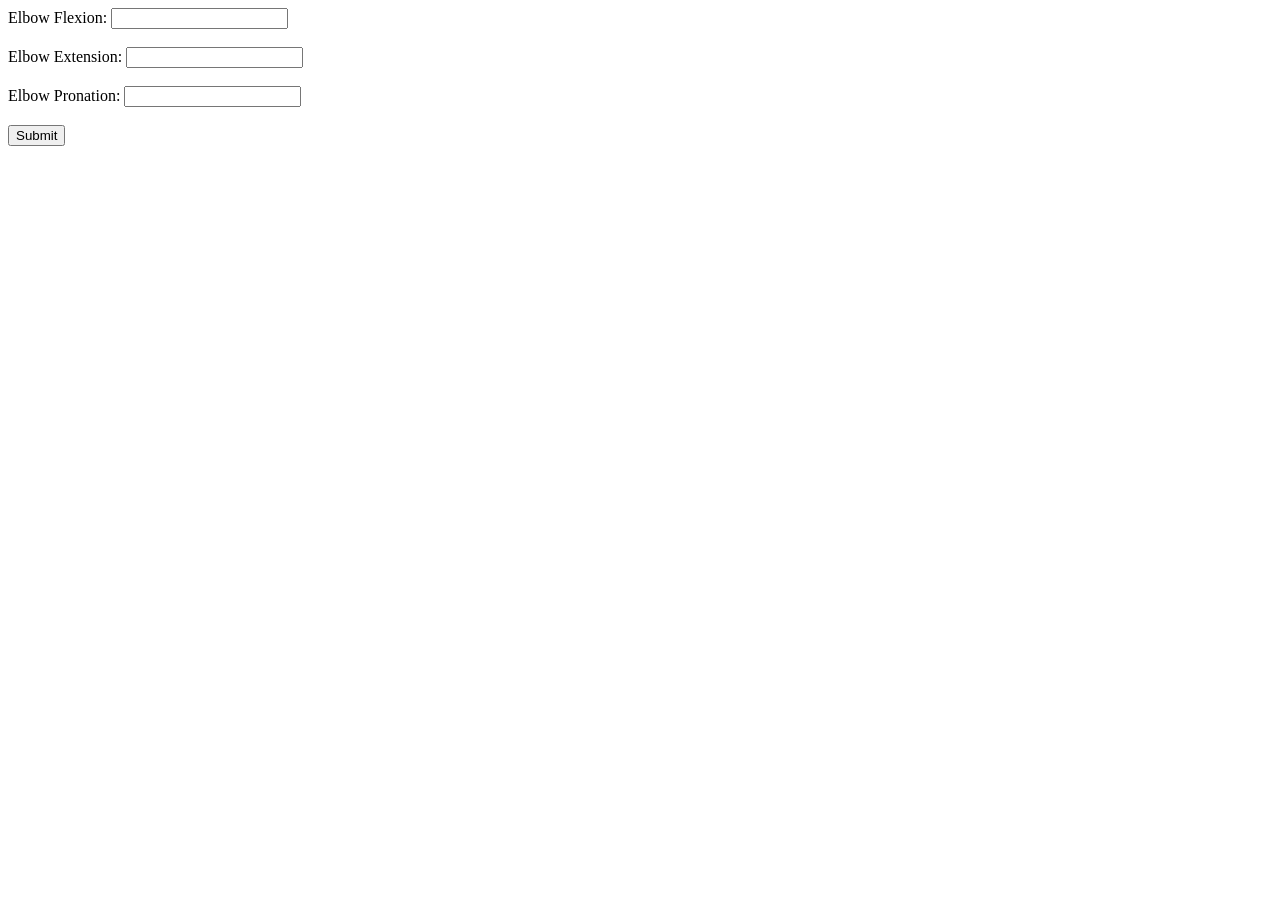
<file: static/index.html>
<!DOCTYPE html>
<html lang="en">
<head>
    <meta charset="UTF-8">
    <meta name="viewport" content="width=device-width, initial-scale=1.0">
    <title>Fuzzy Logic System</title>
</head>
<body>
    <form action="/calculate" method="post">
        <label>Elbow Flexion:</label>
        <input type="number" name="flexion" required><br><br>

       <label>Elbow Extension:</label>
        <input type="number" name="extension" required><br><br>

       <label>Elbow Pronation:</label>
        <input type="number" name="pronation" required><br><br>

        <input type="submit" value="Submit">
    </form>
</body>
</html>
</file>
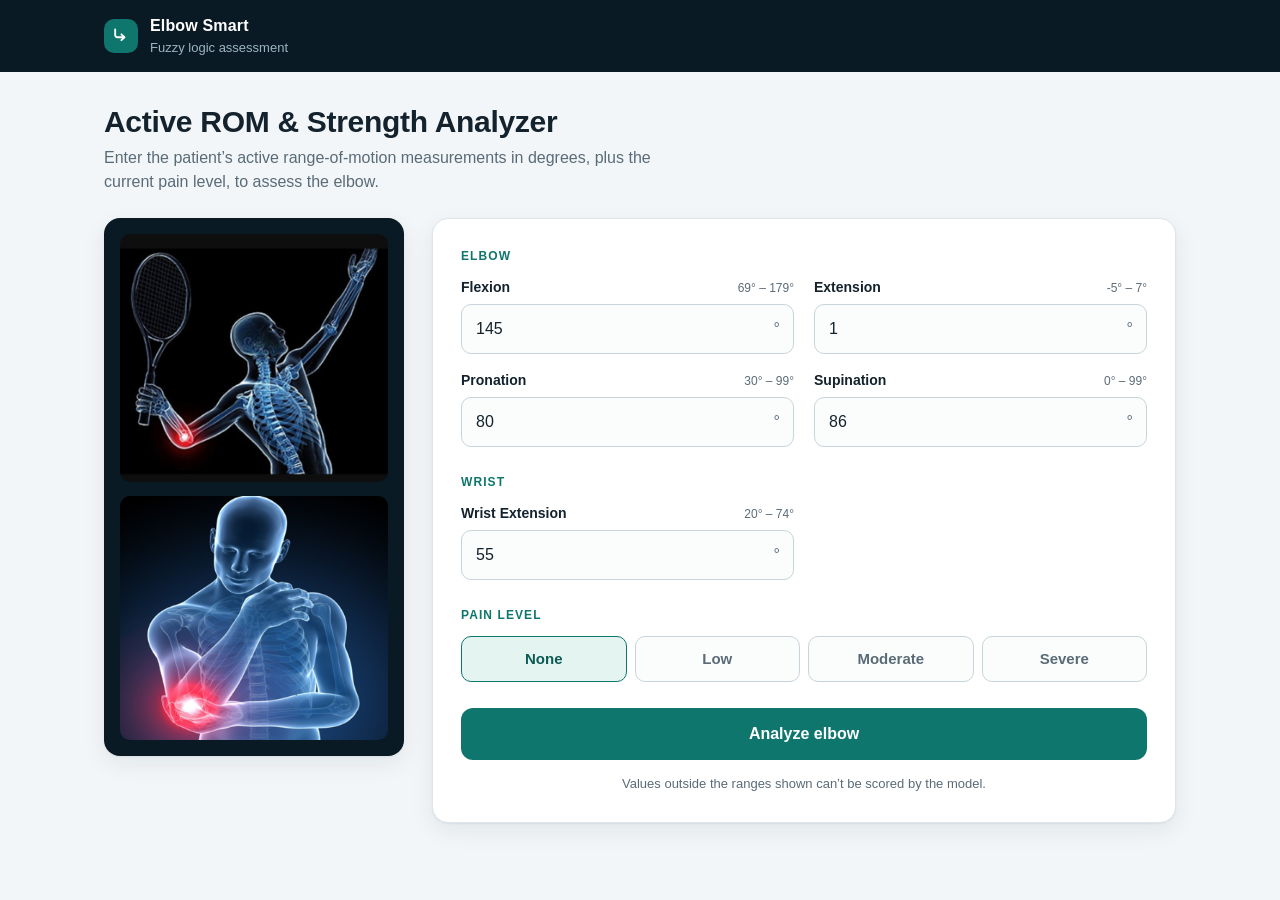
<file: templates/index.html>
<!DOCTYPE html>
<html lang="en">
<head>
    <meta charset="UTF-8">
    <meta name="viewport" content="width=device-width, initial-scale=1.0">
    <link rel="stylesheet" type="text/css" href="/static/stylesheet.css">
    <title>Elbow Smart: Active ROM &amp; Strength Analyzer</title>
</head>
<body>
    <header class="topbar">
        <div class="topbar-inner">
            <div class="brand-mark" aria-hidden="true">
                <svg viewBox="0 0 24 24" fill="none" stroke="#fff" stroke-width="2.2" stroke-linecap="round" stroke-linejoin="round"><path d="M5 4v6.5a3 3 0 0 0 3 3h8"/><path d="M16 13.5 12.5 10M16 13.5 12.5 17"/></svg>
            </div>
            <div>
                <div class="brand-name">Elbow Smart</div>
                <div class="brand-sub">Fuzzy logic assessment</div>
            </div>
        </div>
    </header>

    <main class="page">
        <h1>Active ROM &amp; Strength Analyzer</h1>
        <p class="lede">Enter the patient’s active range-of-motion measurements in degrees, plus the current pain level, to assess the elbow.</p>

        <div class="layout">
            <aside class="visuals" aria-label="Reference images">
                <figure>
                    <img src="/static/TennisElbow.png" alt="Tennis Elbow">
                </figure>
                <figure>
                    <img src="/static/ElbowStrength.png" alt="Tennis Strength">
                </figure>
            </aside>

            <section class="panel">
                <form action="/calculate" method="post">
                    <fieldset>
                        <legend>Elbow</legend>
                        <div class="fields">
                            <div class="field">
                                <label for="flexion">Flexion <span class="range">69° – 179°</span></label>
                                <div class="input-wrap">
                                    <input type="number" id="flexion" name="flexion" required value="145" min="69" max="179" step="any" inputmode="decimal">
                                    <span class="unit">°</span>
                                </div>
                            </div>
                            <div class="field">
                                <label for="extension">Extension <span class="range">-5° – 7°</span></label>
                                <div class="input-wrap">
                                    <input type="number" id="extension" name="extension" required value="1" min="-5" max="7" step="any" inputmode="decimal">
                                    <span class="unit">°</span>
                                </div>
                            </div>
                            <div class="field">
                                <label for="pronation">Pronation <span class="range">30° – 99°</span></label>
                                <div class="input-wrap">
                                    <input type="number" id="pronation" name="pronation" required value="80" min="30" max="99" step="any" inputmode="decimal">
                                    <span class="unit">°</span>
                                </div>
                            </div>
                            <div class="field">
                                <label for="supination">Supination <span class="range">0° – 99°</span></label>
                                <div class="input-wrap">
                                    <input type="number" id="supination" name="supination" required value="86" min="0" max="99" step="any" inputmode="decimal">
                                    <span class="unit">°</span>
                                </div>
                            </div>
                        </div>
                    </fieldset>

                    <fieldset>
                        <legend>Wrist</legend>
                        <div class="fields">
                            <div class="field">
                                <label for="wextension">Wrist Extension <span class="range">20° – 74°</span></label>
                                <div class="input-wrap">
                                    <input type="number" id="wextension" name="wextension" required value="55" min="20" max="74" step="any" inputmode="decimal">
                                    <span class="unit">°</span>
                                </div>
                            </div>
                        </div>
                    </fieldset>

                    <fieldset>
                        <legend>Pain Level</legend>
                        <div class="segmented" role="radiogroup" aria-label="Pain Level">
                            <input type="radio" id="pain-none" name="painlevel" value="None" checked>
                            <label for="pain-none">None</label>
                            <input type="radio" id="pain-low" name="painlevel" value="Low">
                            <label for="pain-low">Low</label>
                            <input type="radio" id="pain-moderate" name="painlevel" value="Moderate">
                            <label for="pain-moderate">Moderate</label>
                            <input type="radio" id="pain-severe" name="painlevel" value="Severe">
                            <label for="pain-severe">Severe</label>
                        </div>
                    </fieldset>

                    <button type="submit" class="btn">Analyze elbow</button>
                    <p class="note">Values outside the ranges shown can’t be scored by the model.</p>
                </form>
            </section>
        </div>
    </main>
</body>
</html>
</file>
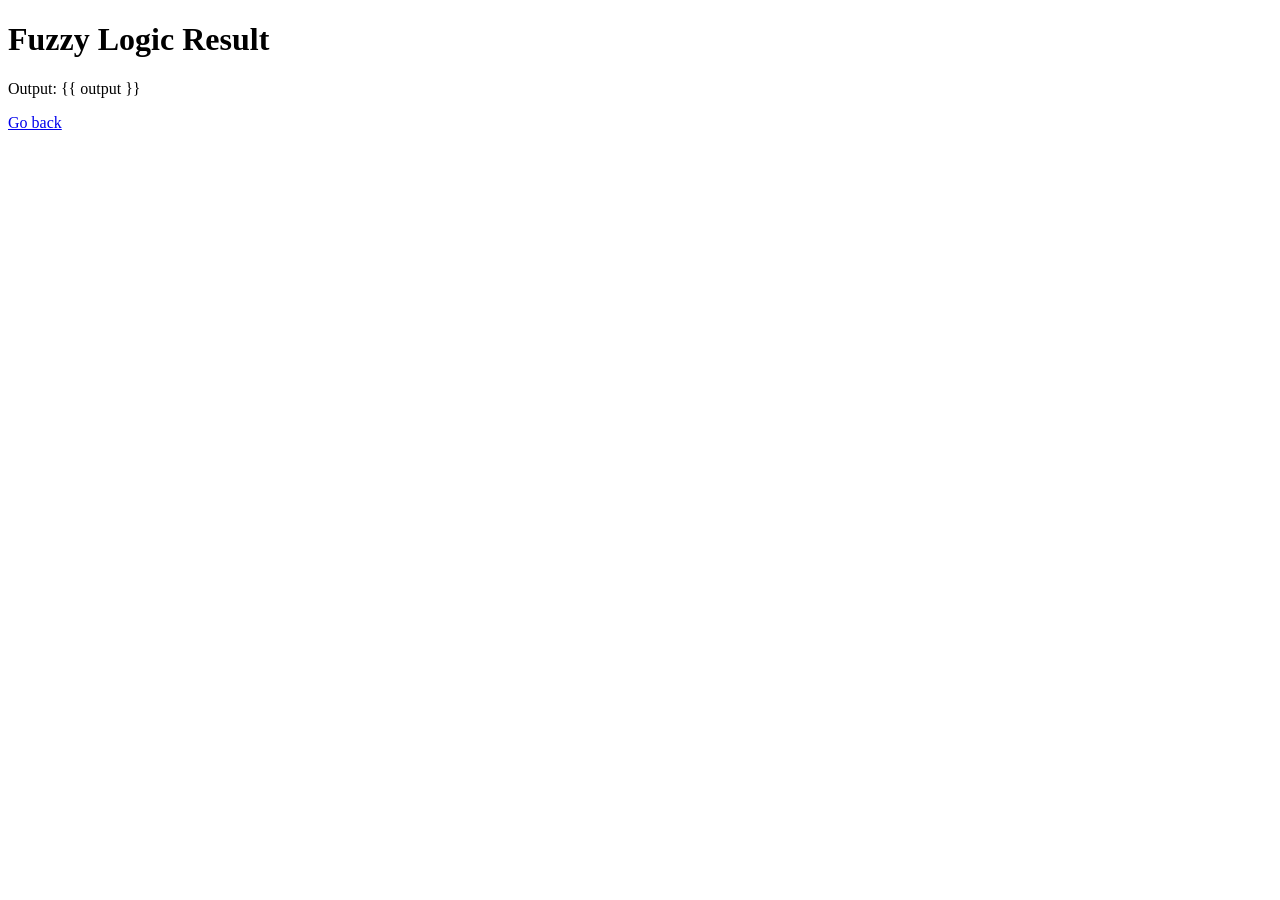
<file: static/response.html>
<!DOCTYPE html>
<html lang="en">
<head>
    <meta charset="UTF-8">
    <meta name="viewport" content="width=device-width, initial-scale=1.0">
    <title>Fuzzy Logic Result</title>
</head>
<body>
    <h1>Fuzzy Logic Result</h1>
    <p>Output: {{ output }}</p>
    <a href="/">Go back</a>
</body>
</html>
</file>
<file: static/stylesheet.css>
/* Elbow Smart — shared styles for index.html and response.html */

:root {
    --bg: #f2f6f8;
    --surface: #ffffff;
    --ink: #13222d;
    --muted: #5a6b78;
    --line: #dde5ea;
    --primary: #0f766e;
    --primary-dark: #0b5a54;
    --primary-soft: #e3f4f1;
    --night: #0a1a25;
    --night-2: #11303f;
    --good: #15803d;
    --good-soft: #e1f5e8;
    --avg: #b45309;
    --avg-soft: #fdf0d9;
    --weak: #b91c1c;
    --weak-soft: #fde6e6;
    --radius: 16px;
    --shadow: 0 1px 2px rgba(19, 34, 45, 0.06), 0 8px 24px rgba(19, 34, 45, 0.07);
}

* { box-sizing: border-box; }

body {
    margin: 0;
    background: var(--bg);
    color: var(--ink);
    font-family: -apple-system, BlinkMacSystemFont, "Segoe UI", Roboto, "Helvetica Neue", Arial, sans-serif;
    line-height: 1.5;
    -webkit-font-smoothing: antialiased;
}

/* ---------- top bar ---------- */
.topbar {
    background: var(--night);
    color: #fff;
}
.topbar-inner {
    max-width: 1120px;
    margin: 0 auto;
    padding: 14px 24px;
    display: flex;
    align-items: center;
    gap: 12px;
}
.brand-mark {
    width: 34px;
    height: 34px;
    border-radius: 10px;
    background: var(--primary);
    display: grid;
    place-items: center;
    flex: none;
}
.brand-mark svg { width: 20px; height: 20px; }
.brand-name { font-weight: 700; letter-spacing: 0.01em; }
.brand-sub { color: #9db4c0; font-size: 13px; }
.topbar a.topbar-link {
    margin-left: auto;
    color: #d6e6ee;
    text-decoration: none;
    font-size: 14px;
    font-weight: 600;
    padding: 8px 14px;
    border: 1px solid #28485a;
    border-radius: 999px;
}
.topbar a.topbar-link:hover { background: var(--night-2); }

/* ---------- page shell ---------- */
.page {
    max-width: 1120px;
    margin: 0 auto;
    padding: 32px 24px 56px;
}
h1 {
    margin: 0 0 6px;
    font-size: 30px;
    line-height: 1.2;
    letter-spacing: -0.01em;
    color: var(--ink);
}
h2 {
    margin: 0 0 4px;
    font-size: 18px;
    color: var(--ink);
}
.lede {
    margin: 0 0 24px;
    color: var(--muted);
    max-width: 62ch;
}

/* ---------- entry page ---------- */
.layout {
    display: grid;
    grid-template-columns: 300px 1fr;
    gap: 28px;
    align-items: start;
}
.visuals {
    background: var(--night);
    border-radius: var(--radius);
    padding: 16px;
    display: grid;
    gap: 14px;
    box-shadow: var(--shadow);
}
.visuals figure { margin: 0; }
.visuals img {
    display: block;
    width: 100%;
    height: auto;
    border-radius: 10px;
}
.visuals figcaption {
    margin-top: 8px;
    color: #9db4c0;
    font-size: 13px;
}

.panel {
    background: var(--surface);
    border: 1px solid var(--line);
    border-radius: var(--radius);
    padding: 28px;
    box-shadow: var(--shadow);
}

form { margin: 0; }
fieldset {
    border: 0;
    margin: 0 0 26px;
    padding: 0;
    min-width: 0;
}
legend {
    padding: 0;
    margin-bottom: 12px;
    font-size: 12px;
    font-weight: 700;
    letter-spacing: 0.09em;
    text-transform: uppercase;
    color: var(--primary);
}
.fields {
    display: grid;
    grid-template-columns: repeat(2, minmax(0, 1fr));
    gap: 16px 20px;
}
.field label,
.field .label {
    display: flex;
    justify-content: space-between;
    align-items: baseline;
    gap: 8px;
    margin-bottom: 6px;
    font-size: 14px;
    font-weight: 600;
    color: var(--ink);
}
.field .range {
    font-weight: 500;
    font-size: 12px;
    color: var(--muted);
    white-space: nowrap;
}
.input-wrap { position: relative; }
.input-wrap input {
    width: 100%;
    padding: 12px 40px 12px 14px;
    font: inherit;
    font-size: 16px;
    color: var(--ink);
    background: #fbfdfd;
    border: 1px solid #c8d4db;
    border-radius: 10px;
    transition: border-color 0.15s, box-shadow 0.15s;
}
.input-wrap input:focus {
    outline: none;
    border-color: var(--primary);
    box-shadow: 0 0 0 4px rgba(15, 118, 110, 0.16);
    background: #fff;
}
.input-wrap .unit {
    position: absolute;
    right: 14px;
    top: 50%;
    transform: translateY(-50%);
    color: var(--muted);
    pointer-events: none;
}

/* pain level segmented control */
.segmented {
    display: grid;
    grid-template-columns: repeat(4, 1fr);
    gap: 8px;
}
.segmented input { position: absolute; opacity: 0; pointer-events: none; }
.segmented label {
    display: block;
    margin: 0;
    padding: 11px 8px;
    text-align: center;
    font-size: 15px;
    font-weight: 600;
    color: var(--muted);
    background: #fbfdfd;
    border: 1px solid #c8d4db;
    border-radius: 10px;
    cursor: pointer;
    transition: all 0.15s;
}
.segmented label:hover { border-color: var(--primary); color: var(--ink); }
.segmented input:checked + label {
    background: var(--primary-soft);
    border-color: var(--primary);
    color: var(--primary-dark);
}
.segmented input:focus-visible + label {
    box-shadow: 0 0 0 4px rgba(15, 118, 110, 0.16);
}

.btn {
    display: inline-block;
    width: 100%;
    padding: 14px 20px;
    font: inherit;
    font-size: 16px;
    font-weight: 700;
    text-align: center;
    text-decoration: none;
    color: #fff;
    background: var(--primary);
    border: 0;
    border-radius: 12px;
    cursor: pointer;
    transition: background 0.15s, transform 0.05s;
}
.btn:hover { background: var(--primary-dark); }
.btn:active { transform: translateY(1px); }
.btn-ghost {
    width: auto;
    color: var(--primary-dark);
    background: var(--primary-soft);
}
.btn-ghost:hover { background: #cdebe6; }

.note {
    margin: 14px 0 0;
    font-size: 13px;
    color: var(--muted);
    text-align: center;
}

/* ---------- result page ---------- */
.summary {
    display: grid;
    grid-template-columns: repeat(2, minmax(0, 1fr));
    gap: 20px;
    margin-bottom: 20px;
}
.stat {
    background: var(--surface);
    border: 1px solid var(--line);
    border-radius: var(--radius);
    padding: 22px 24px;
    box-shadow: var(--shadow);
}
.stat .kicker {
    font-size: 12px;
    font-weight: 700;
    letter-spacing: 0.09em;
    text-transform: uppercase;
    color: var(--muted);
}
.stat .value {
    margin: 6px 0 10px;
    font-size: 46px;
    font-weight: 800;
    line-height: 1.05;
    letter-spacing: -0.02em;
}
.chip {
    display: inline-block;
    padding: 4px 12px;
    border-radius: 999px;
    font-size: 13px;
    font-weight: 700;
}
.tone-good .value { color: var(--good); }
.tone-good .chip { background: var(--good-soft); color: var(--good); }
.tone-average .value { color: var(--avg); }
.tone-average .chip { background: var(--avg-soft); color: var(--avg); }
.tone-weak .value { color: var(--weak); }
.tone-weak .chip { background: var(--weak-soft); color: var(--weak); }
.tone-none .value { color: var(--muted); }
.tone-none .chip { background: #eceff1; color: var(--muted); }

.card {
    background: var(--surface);
    border: 1px solid var(--line);
    border-radius: var(--radius);
    padding: 22px 24px;
    box-shadow: var(--shadow);
    margin-bottom: 20px;
}
.card p.sub { margin: 0 0 14px; color: var(--muted); font-size: 14px; }
.card img { display: block; max-width: 100%; height: auto; margin: 0 auto; }

.plot-grid {
    display: grid;
    grid-template-columns: repeat(auto-fill, minmax(260px, 1fr));
    gap: 16px;
}
.plot-grid figure {
    margin: 0;
    padding: 12px;
    border: 1px solid var(--line);
    border-radius: 12px;
    background: #fff;
}
.plot-grid figcaption {
    margin-top: 6px;
    font-size: 13px;
    font-weight: 600;
    color: var(--muted);
    text-align: center;
}
.plot-grid img { width: 100%; }

.actions { display: flex; justify-content: flex-end; margin-top: 4px; }
.disclaimer { margin-top: 20px; font-size: 13px; color: var(--muted); }

/* ---------- small screens ---------- */
@media (max-width: 860px) {
    .layout { grid-template-columns: 1fr; }
    .visuals { grid-template-columns: 1fr 1fr; }
}
@media (max-width: 600px) {
    .page { padding: 20px 16px 40px; }
    .topbar-inner { padding: 12px 16px; }
    .brand-sub { display: none; }
    h1 { font-size: 24px; }
    .panel { padding: 20px 16px; }
    .fields { grid-template-columns: 1fr; }
    .segmented { grid-template-columns: repeat(2, 1fr); }
    .visuals { grid-template-columns: 1fr; }
    .visuals figure:nth-child(2) { display: none; }
    .summary { grid-template-columns: 1fr; }
    .stat .value { font-size: 38px; }
    .actions .btn { width: 100%; }
}
</file>
